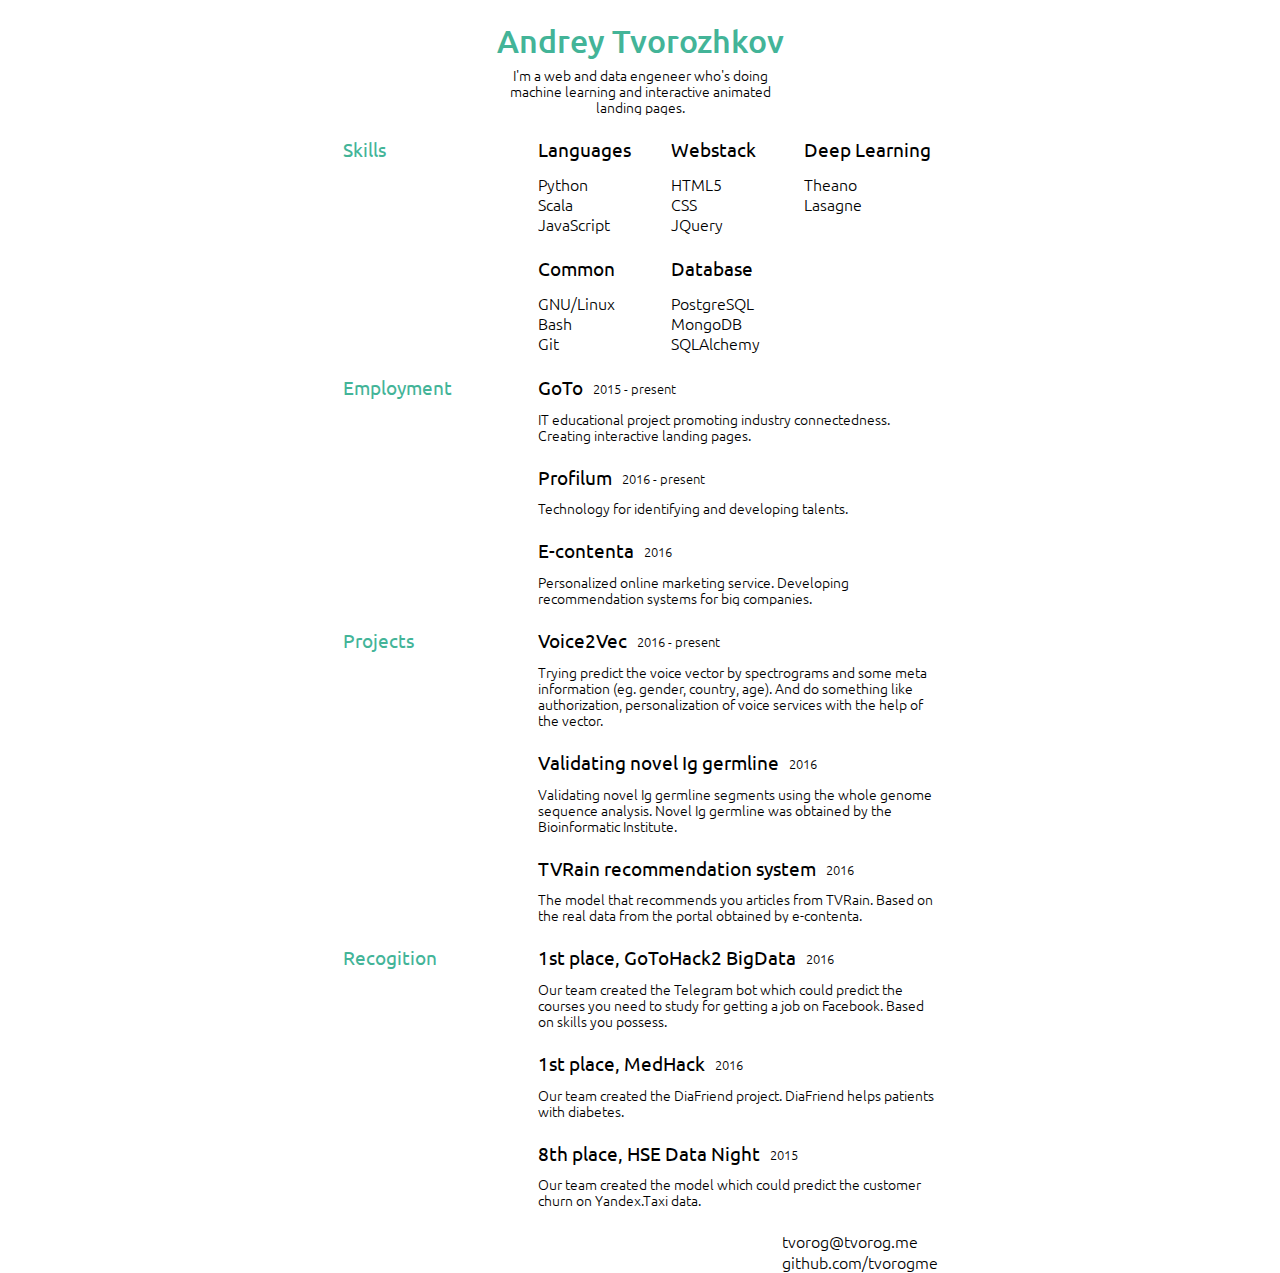
<file: resume.html>
<!DOCTYPE html>
<html lang="en">
<head>
    <meta charset="UTF-8">
    <title>Andrey Tvorozhkov</title>
    <link href="https://fonts.googleapis.com/css?family=Ubuntu:300,400,500" rel="stylesheet">
    <link href="css/resume.css" rel="stylesheet">
</head>
<body>
<div class="whitespace"></div>
<div class="header">
    <h1>Andrey Tvorozhkov</h1>

    <p class="about-me">
        I'm a web and data engeneer who's doing machine learning and interactive animated landing pages.
    </p>
</div>
<div class="whitespace"></div>

<div class="block-wrapper">
    <div class="col-md-3">
        <h2>Skills</h2>
    </div>

    <div class="col-md-9">
        <div class="skills-wrapper">
            <div class="col-3">
                <h4>Languages</h4>
                <p>Python</p>
                <p>Scala</p>
                <p>JavaScript</p>
            </div>
            <div class="col-3">
                <h4>Webstack</h4>
                <p>HTML5</p>
                <p>CSS</p>
                <p>JQuery</p>
            </div>

            <div class="col-3">
                <h4>Deep Learning</h4>
                <p>Theano</p>
                <p>Lasagne</p>
                <p></p>
            </div>
        </div>
        <div class="skills-wrapper not-first">
            <div class="col-3">
                <h4>Common</h4>
                <p>GNU/Linux</p>
                <p>Bash</p>
                <p>Git</p>
            </div>

            <div class="col-3">
                <h4>Database</h4>
                <p>PostgreSQL</p>
                <p>MongoDB</p>
                <p>SQLAlchemy</p>
            </div>

            <div class="col-3">
                <h4></h4>
                <p></p>
                <p></p>
                <p></p>
            </div>
        </div>
    </div>
</div>

<div class="whitespace"></div>

<div class="block-wrapper">
    <div class="col-md-3">
        <h2>Employment</h2>
    </div>

    <div class="col-md-9">
        <h3><a href="http://goto.msk.ru/">GoTo</a></h3>
        <p class="date">2015 - present</p>
        <p class="description">IT educational project promoting industry connectedness. Creating interactive landing
            pages.</p>
    </div>

    <div class="col-md-9 not-first">
        <h3><a href="https://profilum.ru/">Profilum</a></h3>
        <p class="date">2016 - present</p>
        <p class="description">Technology for identifying and developing talents.</p>
    </div>

    <div class="col-md-9 not-first">
        <h3><a href="https://e-contenta.com/en/">E-contenta</a></h3>
        <p class="date">2016</p>
        <p class="description">Personalized online marketing service. Developing recommendation systems for big
            companies.</p>
    </div>

</div>

<div class="whitespace"></div>

<div class="block-wrapper">
    <div class="col-md-3">
        <h2>Projects</h2>
    </div>

    <div class="col-md-9">
        <h3><a href="https://github.com/xenx/voice2vec_0.01">Voice2Vec</a></h3>
        <p class="date">2016 - present</p>
        <p class="description">Trying predict the voice vector by spectrograms and some meta information (eg. gender,
            country, age). And do something like authorization, personalization of voice services with the help of the
            vector.</p>
    </div>

    <div class="col-md-9 not-first">
        <h3>Validating novel Ig germline</h3>
        <p class="date">2016</p>
        <p class="description">Validating novel Ig germline segments using the whole genome sequence analysis. Novel Ig
            germline
            was obtained by the Bioinformatic Institute.</p>
    </div>

    <div class="col-md-9 not-first">
        <h3><a href="https://github.com/xenx/recommendation_system">TVRain recommendation system</a></h3>
        <p class="date">2016</p>
        <p class="description">The model that recommends you articles from TVRain. Based on the real data from the
            portal obtained by
            e-contenta.</p>
    </div>

</div>

<div class="whitespace"></div>

<div class="block-wrapper">
    <div class="col-md-3">
        <h2>Recogition</h2>
    </div>

    <div class="col-md-9">
        <h3><a href="http://goto.msk.ru/hackathon">1st place, GoToHack2 BigData</a></h3>
        <p class="date">2016</p>
        <p class="description">Our team created the Telegram bot which could predict the courses you need to study for
            getting a job on Facebook.
            Based on skills you possess.</p>
    </div>

    <div class="col-md-9 not-first">
        <h3><a href="http://tceh.com/medhack/">1st place, MedHack</a></h3>
        <p class="date">2016</p>
        <p class="description">Our team created the DiaFriend project. DiaFriend helps patients with diabetes.</p>
    </div>

    <div class="col-md-9 not-first">
        <h3><a href="https://inclass.kaggle.com/c/taxi-hack-test-drive">8th place, HSE Data Night</a></h3>
        <p class="date">2015</p>
        <p class="description">Our team created the model which could predict the customer churn on Yandex.Taxi
            data.</p>
    </div>
</div>

<div class="whitespace"></div>

<div class="footer">
    <p><a href="mailto:tovorog@tvorog.me">tvorog@tvorog.me</a></p>
    <p class="keybase"><a href="https://github.com/tvorogme">github.com/tvorogme</a></p>
</div>

<div class="whitespace"></div>

</body>
</html>
</file>
<file: css/resume.css>
/* http://meyerweb.com/eric/tools/css/reset/
   v2.0 | 20110126
   License: none (public domain)
*/

html, body, div, span, applet, object, iframe,
h1, h2, h3, h4, h5, h6, p, blockquote, pre,
a, abbr, acronym, address, big, cite, code,
del, dfn, em, img, ins, kbd, q, s, samp,
small, strike, strong, sub, sup, tt, var,
b, u, i, center,
dl, dt, dd, ol, ul, li,
fieldset, form, label, legend,
table, caption, tbody, tfoot, thead, tr, th, td,
article, aside, canvas, details, embed,
figure, figcaption, footer, header, hgroup,
menu, nav, output, ruby, section, summary,
time, mark, audio, video {
    margin: 0;
    padding: 0;
    border: 0;
    vertical-align: baseline;
}

/* HTML5 display-role reset for older browsers */
article, aside, details, figcaption, figure,
footer, header, hgroup, menu, nav, section {
    display: block;
}

body {
    line-height: 1;
}

ol, ul {
    list-style: none;
}

blockquote, q {
    quotes: none;
}

blockquote:before, blockquote:after,
q:before, q:after {
    content: '';
    content: none;
}

table {
    border-collapse: collapse;
    border-spacing: 0;
}

body {
    font-family: 'Ubuntu', sans-serif;
    width: 595px;
    display: block;
    margin: 0 auto;
    font-weight: 300;
}

h1 {
    color: rgb(67, 180, 152);
    font-weight: 500;
    text-align: center;
}

h2 {
    color: rgb(67, 180, 152);
    font-weight: 400;
    font-size: 19px;
}

.about-me {
    font-size: 14px;
    line-height: 16px;
    padding-top: 10px;
    width: 306px;
    display: block;
    margin: 0 auto;
    text-align: center;
}

.footer {
    float: right;
}

.left_idea {
    float: left;
}

.header {
    overflow: auto;
}

.little-whitespace {
    height: 25px;
    width: 100%;
}

h3 {
    font-weight: 400;
    float: left;
}

.date {
    float: left;
    padding-left: 10px;
    padding-top: 4px;
    font-size: 13px;
}

@media print {
    .special {
        page-break-inside: avoid;
    }
}

.description {
    width: 400px;
    float: left;
    padding-top: 14px;

    font-size: 14px;
    line-height: 16px;
}

.col-3 {
    width: 133px;
    float: left;
}

.col-3 p {
    line-height: 20px;
}

h4 {
    font-size: 19px;
    font-weight: 400;
    height: 19px;
    padding-bottom: 15px;
}

.block-wrapper {
    overflow: hidden;
    height: 100%;
}

.not-first {
    padding-top: 25px;
}

.whitespace {
    height: 25px;
}

.col-md-3 {
    width: 100px;
    padding-right: 50px;
    float: left;
    height: 100%;
    margin: 0;
}

.col-md-9 {
    float: right;
    width: 400px;
}

a {
    text-decoration: none;
    color: black;
}

.skills-wrapper {
    overflow: auto;
}

.footer {
    float: right;
}

.keybase {
    padding-top: 5px;
}
</file>
